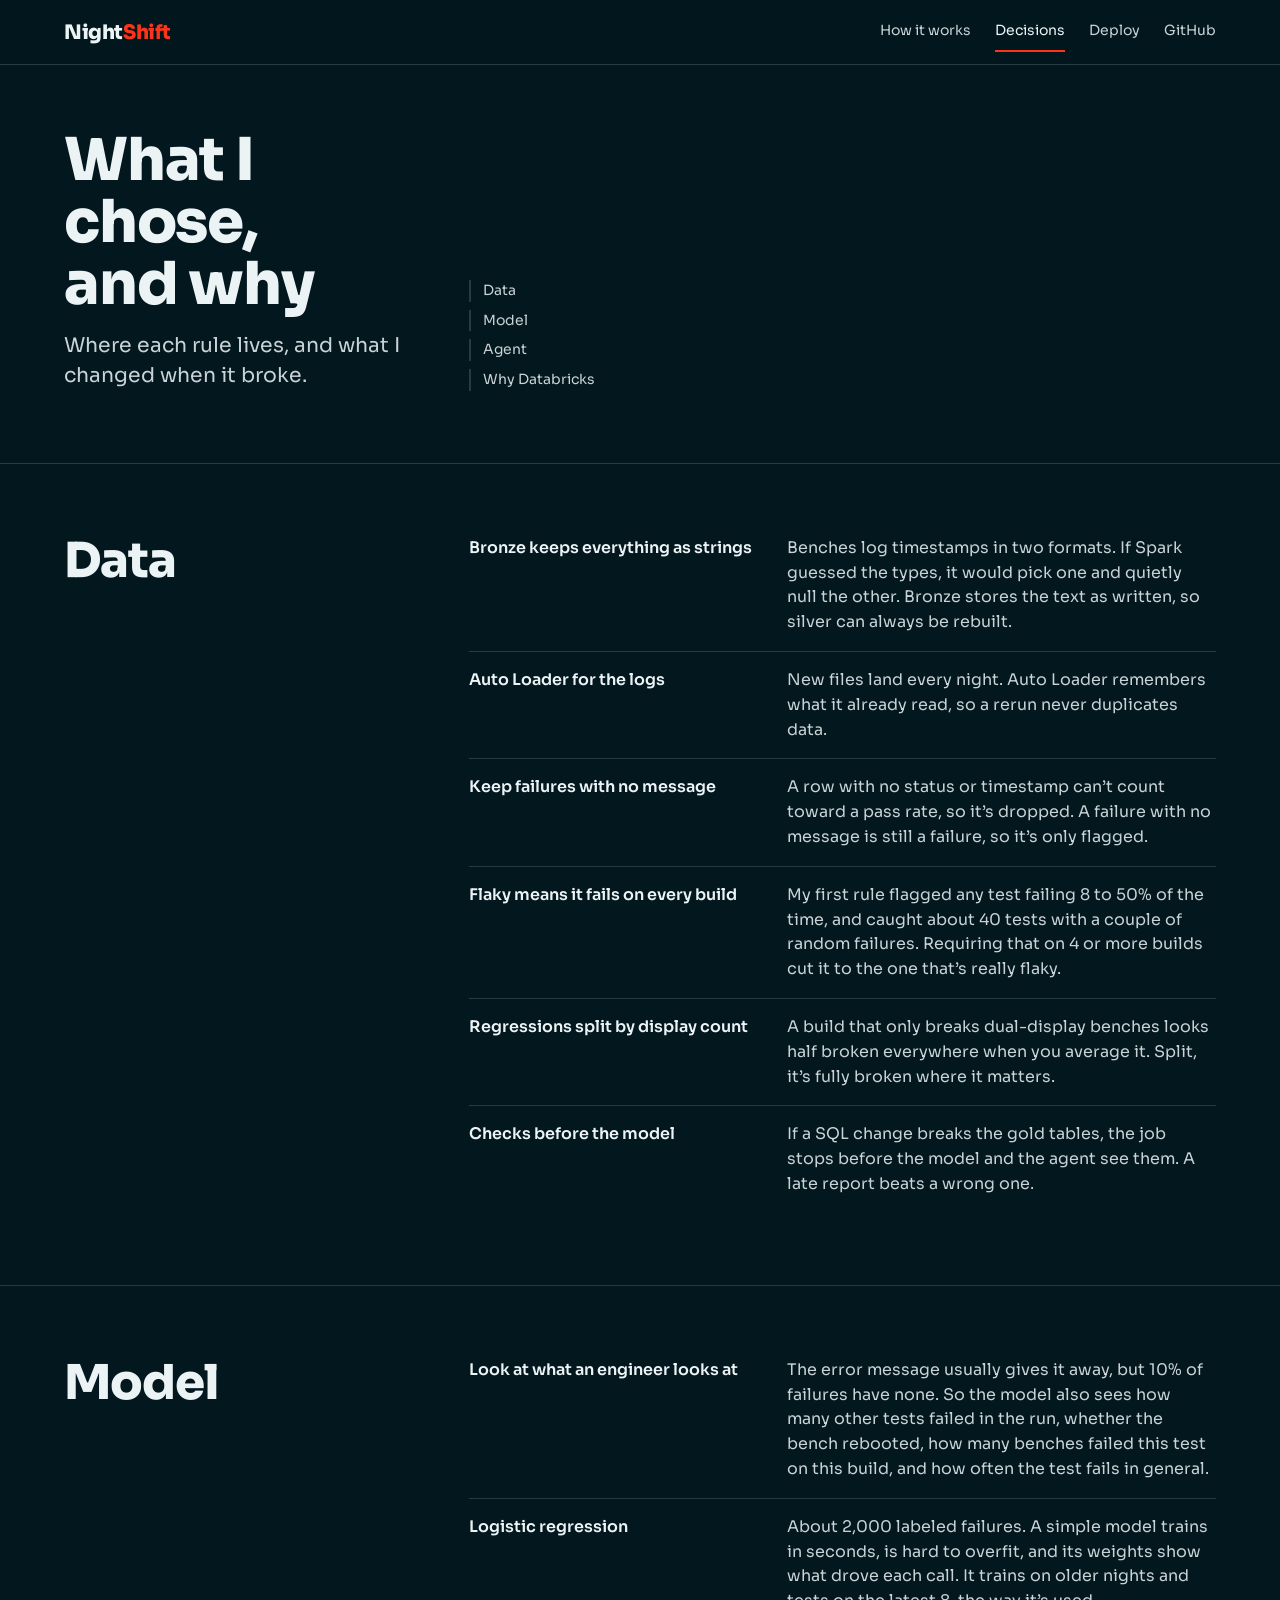
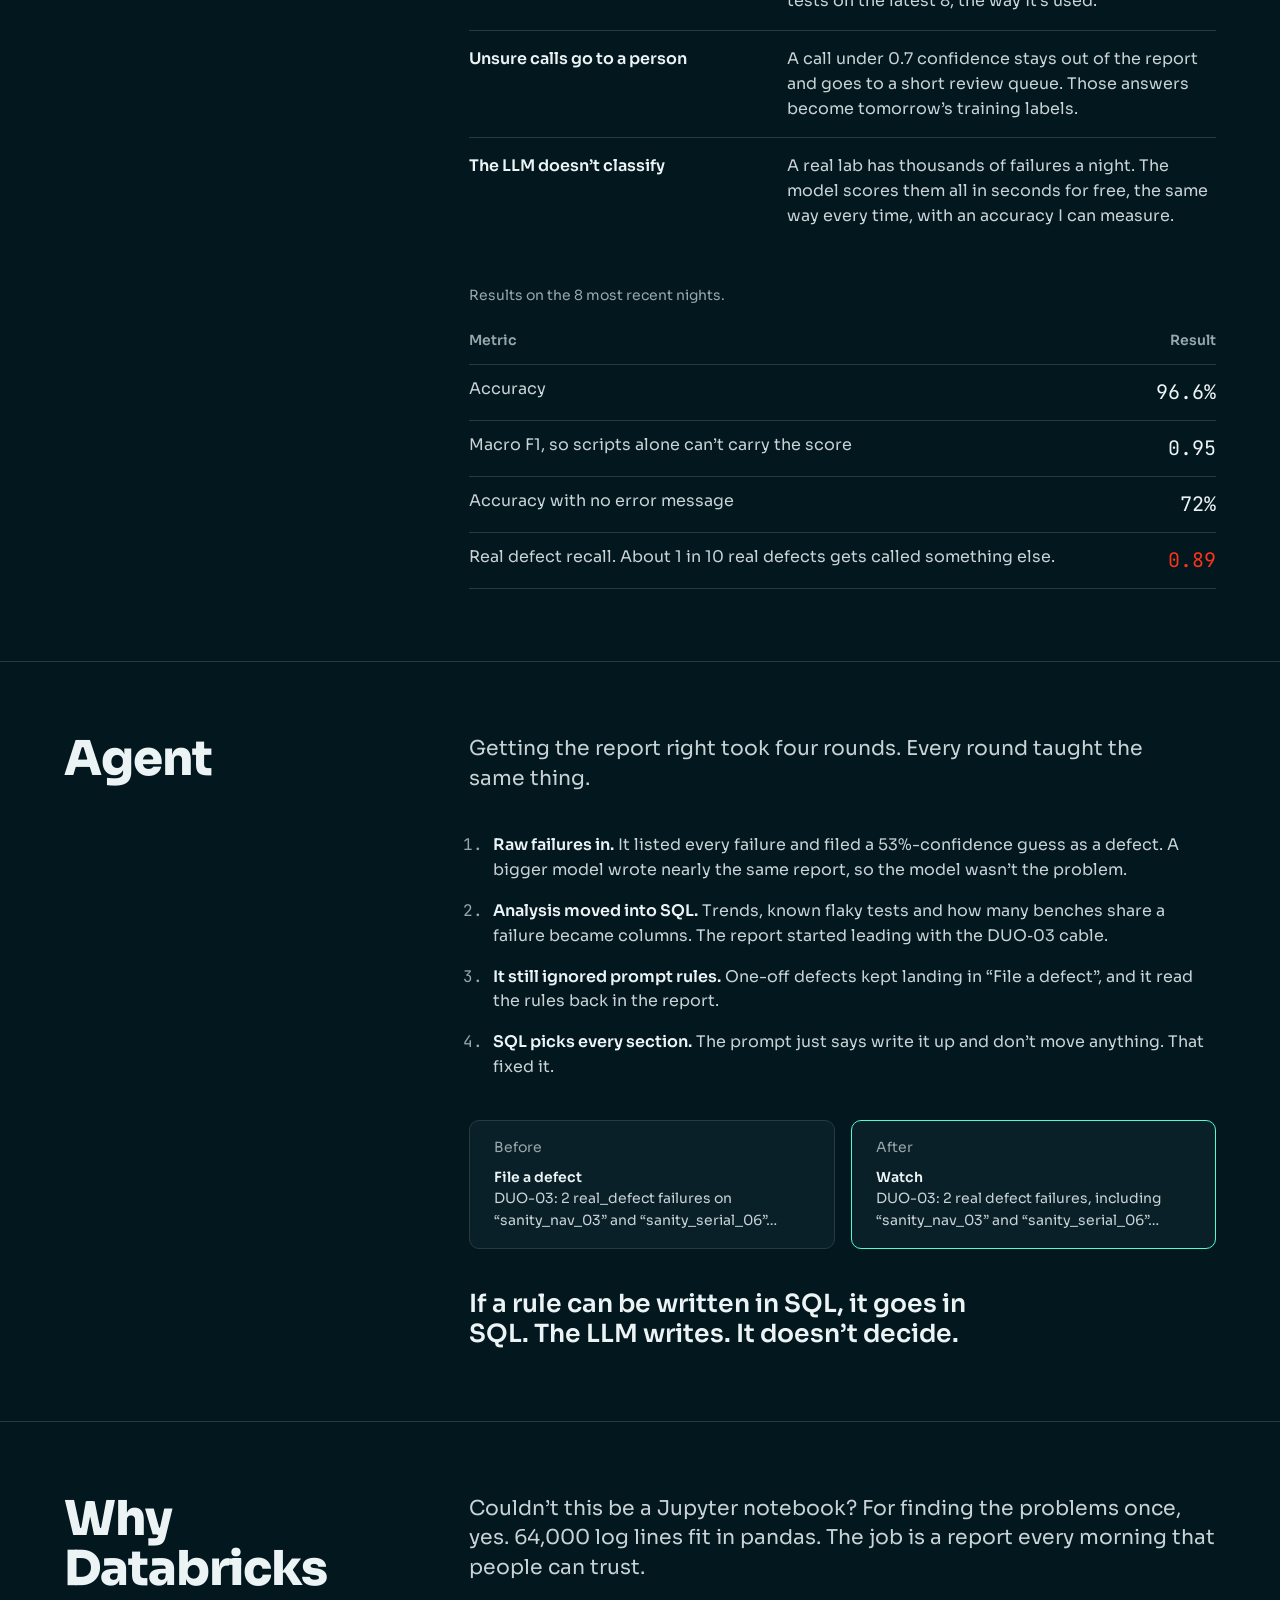
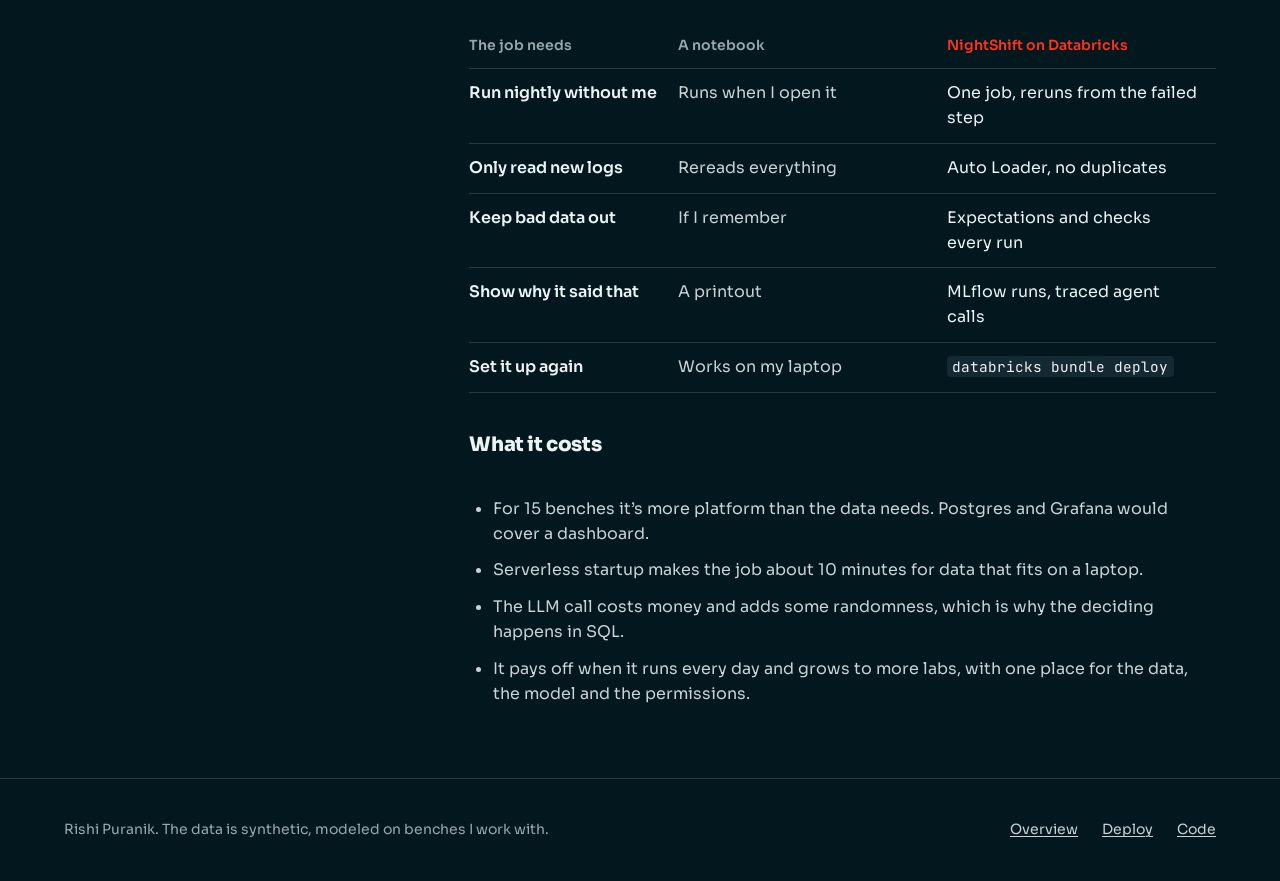
<file: docs/decisions.html>
<!doctype html>
<html lang="en">
<head>
<meta charset="utf-8">
<meta name="viewport" content="width=device-width,initial-scale=1">
<title>NightShift decisions: what I chose and why</title>
<meta name="description" content="The calls behind NightShift: where each piece of logic lives, what I tried first, the model's results and why it runs on Databricks.">
<meta name="theme-color" content="#0B2026">
<link rel="icon" href="data:image/svg+xml,%3Csvg xmlns='http://www.w3.org/2000/svg' viewBox='0 0 32 32'%3E%3Crect width='32' height='32' rx='7' fill='%230B2026'/%3E%3Crect x='7' y='17' width='6' height='6' fill='%23FF3621'/%3E%3Crect x='15' y='17' width='6' height='6' fill='%233CF5C8'/%3E%3Crect x='15' y='9' width='6' height='6' fill='%233CF5C8'/%3E%3C/svg%3E">
<link rel="preconnect" href="https://fonts.googleapis.com">
<link rel="preconnect" href="https://fonts.gstatic.com" crossorigin>
<link href="https://fonts.googleapis.com/css2?family=Sora:wght@400;600;800&family=JetBrains+Mono:wght@400;500&display=swap" rel="stylesheet">
<link rel="stylesheet" href="style.css">
</head>
<body class="doc-page">

<header class="nav">
  <div class="container nav-inner">
    <a class="mark" href="index.html" aria-label="NightShift home">Night<span>Shift</span></a>
    <nav aria-label="Site">
      <a href="index.html#how">How it works</a>
      <a href="decisions.html" aria-current="page">Decisions</a>
      <a href="deploy.html">Deploy</a>
      <a href="https://github.com/rpuranikx/NightShift">GitHub</a>
    </nav>
  </div>
</header>

<main>

<section class="doc-hero">
  <div class="container doc-grid">
    <div>
      <h1>What I chose, and why</h1>
      <p class="lead">Where each rule lives, and what I changed when it broke.</p>
    </div>
    <nav class="toc" aria-label="On this page">
      <a href="#data">Data</a>
      <a href="#model">Model</a>
      <a href="#agent">Agent</a>
      <a href="#databricks">Why Databricks</a>
    </nav>
  </div>
</section>

<section class="doc-section" id="data">
  <div class="container doc-grid">
    <h2>Data</h2>
    <dl class="calls">
      <div><dt>Bronze keeps everything as strings</dt>
        <dd>Benches log timestamps in two formats. If Spark guessed the types, it would pick one and quietly null the other. Bronze stores the text as written, so silver can always be rebuilt.</dd></div>
      <div><dt>Auto Loader for the logs</dt>
        <dd>New files land every night. Auto Loader remembers what it already read, so a rerun never duplicates data.</dd></div>
      <div><dt>Keep failures with no message</dt>
        <dd>A row with no status or timestamp can’t count toward a pass rate, so it’s dropped. A failure with no message is still a failure, so it’s only flagged.</dd></div>
      <div><dt>Flaky means it fails on every build</dt>
        <dd>My first rule flagged any test failing 8 to 50% of the time, and caught about 40 tests with a couple of random failures. Requiring that on 4 or more builds cut it to the one that’s really flaky.</dd></div>
      <div><dt>Regressions split by display count</dt>
        <dd>A build that only breaks dual-display benches looks half broken everywhere when you average it. Split, it’s fully broken where it matters.</dd></div>
      <div><dt>Checks before the model</dt>
        <dd>If a SQL change breaks the gold tables, the job stops before the model and the agent see them. A late report beats a wrong one.</dd></div>
    </dl>
  </div>
</section>

<section class="doc-section" id="model">
  <div class="container doc-grid">
    <h2>Model</h2>
    <div>
      <dl class="calls">
        <div><dt>Look at what an engineer looks at</dt>
          <dd>The error message usually gives it away, but 10% of failures have none. So the model also sees how many other tests failed in the run, whether the bench rebooted, how many benches failed this test on this build, and how often the test fails in general.</dd></div>
        <div><dt>Logistic regression</dt>
          <dd>About 2,000 labeled failures. A simple model trains in seconds, is hard to overfit, and its weights show what drove each call. It trains on older nights and tests on the latest 8, the way it’s used.</dd></div>
        <div><dt>Unsure calls go to a person</dt>
          <dd>A call under 0.7 confidence stays out of the report and goes to a short review queue. Those answers become tomorrow’s training labels.</dd></div>
        <div><dt>The LLM doesn’t classify</dt>
          <dd>A real lab has thousands of failures a night. The model scores them all in seconds for free, the same way every time, with an accuracy I can measure.</dd></div>
      </dl>
      <table class="metrics">
        <caption>Results on the 8 most recent nights.</caption>
        <thead><tr><th scope="col">Metric</th><th scope="col" class="num">Result</th></tr></thead>
        <tbody>
          <tr><td>Accuracy</td><td class="num">96.6%</td></tr>
          <tr><td>Macro F1, so scripts alone can’t carry the score</td><td class="num">0.95</td></tr>
          <tr><td>Accuracy with no error message</td><td class="num">72%</td></tr>
          <tr class="hot"><td>Real defect recall. About 1 in 10 real defects gets called something else.</td><td class="num">0.89</td></tr>
        </tbody>
      </table>
    </div>
  </div>
</section>

<section class="doc-section" id="agent">
  <div class="container doc-grid">
    <h2>Agent</h2>
    <div>
      <p class="lead">Getting the report right took four rounds. Every round taught the same thing.</p>
      <ol class="rounds">
        <li><strong>Raw failures in.</strong> It listed every failure and filed a 53%-confidence guess as a defect. A bigger model wrote nearly the same report, so the model wasn’t the problem.</li>
        <li><strong>Analysis moved into SQL.</strong> Trends, known flaky tests and how many benches share a failure became columns. The report started leading with the DUO&#8209;03 cable.</li>
        <li><strong>It still ignored prompt rules.</strong> One-off defects kept landing in “File a defect”, and it read the rules back in the report.</li>
        <li><strong>SQL picks every section.</strong> The prompt just says write it up and don’t move anything. That fixed it.</li>
      </ol>
      <div class="ba">
        <figure><figcaption>Before</figcaption><p><b>File a defect</b><br>DUO-03: 2 real_defect failures on “sanity_nav_03” and “sanity_serial_06”…</p></figure>
        <figure class="after"><figcaption>After</figcaption><p><b>Watch</b><br>DUO-03: 2 real defect failures, including “sanity_nav_03” and “sanity_serial_06”…</p></figure>
      </div>
      <p class="say">If a rule can be written in SQL, it goes in SQL. The LLM writes. It doesn’t decide.</p>
    </div>
  </div>
</section>

<section class="doc-section" id="databricks">
  <div class="container doc-grid">
    <h2>Why Databricks</h2>
    <div>
      <p class="lead">Couldn’t this be a Jupyter notebook? For finding the problems once, yes. 64,000 log lines fit in pandas. The job is a report every morning that people can trust.</p>
      <table class="vs">
        <thead><tr><th scope="col">The job needs</th><th scope="col">A notebook</th><th scope="col">NightShift on Databricks</th></tr></thead>
        <tbody>
          <tr><th scope="row">Run nightly without me</th><td>Runs when I open it</td><td>One job, reruns from the failed step</td></tr>
          <tr><th scope="row">Only read new logs</th><td>Rereads everything</td><td>Auto Loader, no duplicates</td></tr>
          <tr><th scope="row">Keep bad data out</th><td>If I remember</td><td>Expectations and checks every run</td></tr>
          <tr><th scope="row">Show why it said that</th><td>A printout</td><td>MLflow runs, traced agent calls</td></tr>
          <tr><th scope="row">Set it up again</th><td>Works on my laptop</td><td><code>databricks bundle deploy</code></td></tr>
        </tbody>
      </table>
      <h3>What it costs</h3>
      <ul class="costs">
        <li>For 15 benches it’s more platform than the data needs. Postgres and Grafana would cover a dashboard.</li>
        <li>Serverless startup makes the job about 10 minutes for data that fits on a laptop.</li>
        <li>The LLM call costs money and adds some randomness, which is why the deciding happens in SQL.</li>
        <li>It pays off when it runs every day and grows to more labs, with one place for the data, the model and the permissions.</li>
      </ul>
    </div>
  </div>
</section>

</main>

<footer class="foot">
  <div class="container">
    <div class="foot-row">
      <span>Rishi Puranik. The data is synthetic, modeled on benches I work with.</span>
      <nav aria-label="Footer">
        <a href="index.html">Overview</a>
        <a href="deploy.html">Deploy</a>
        <a href="https://github.com/rpuranikx/NightShift">Code</a>
      </nav>
    </div>
  </div>
</footer>

</body>
</html>
</file>
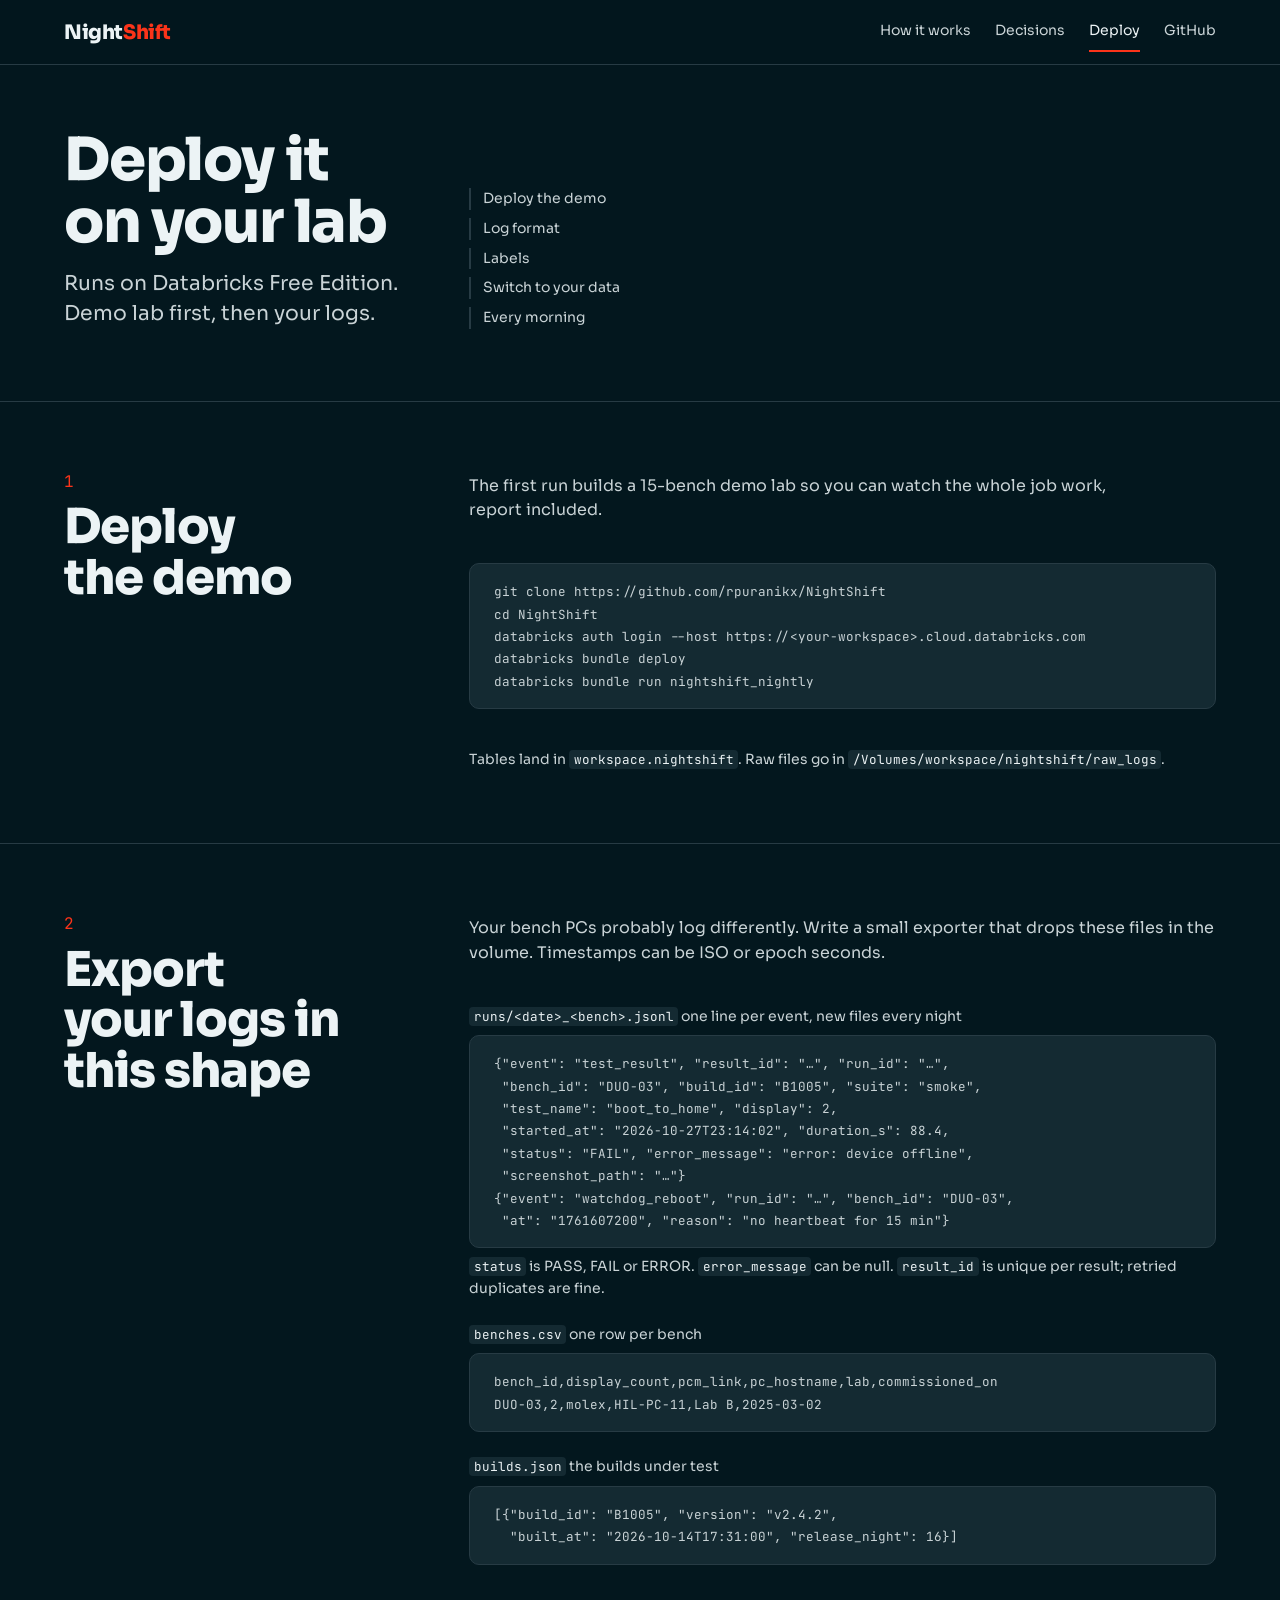
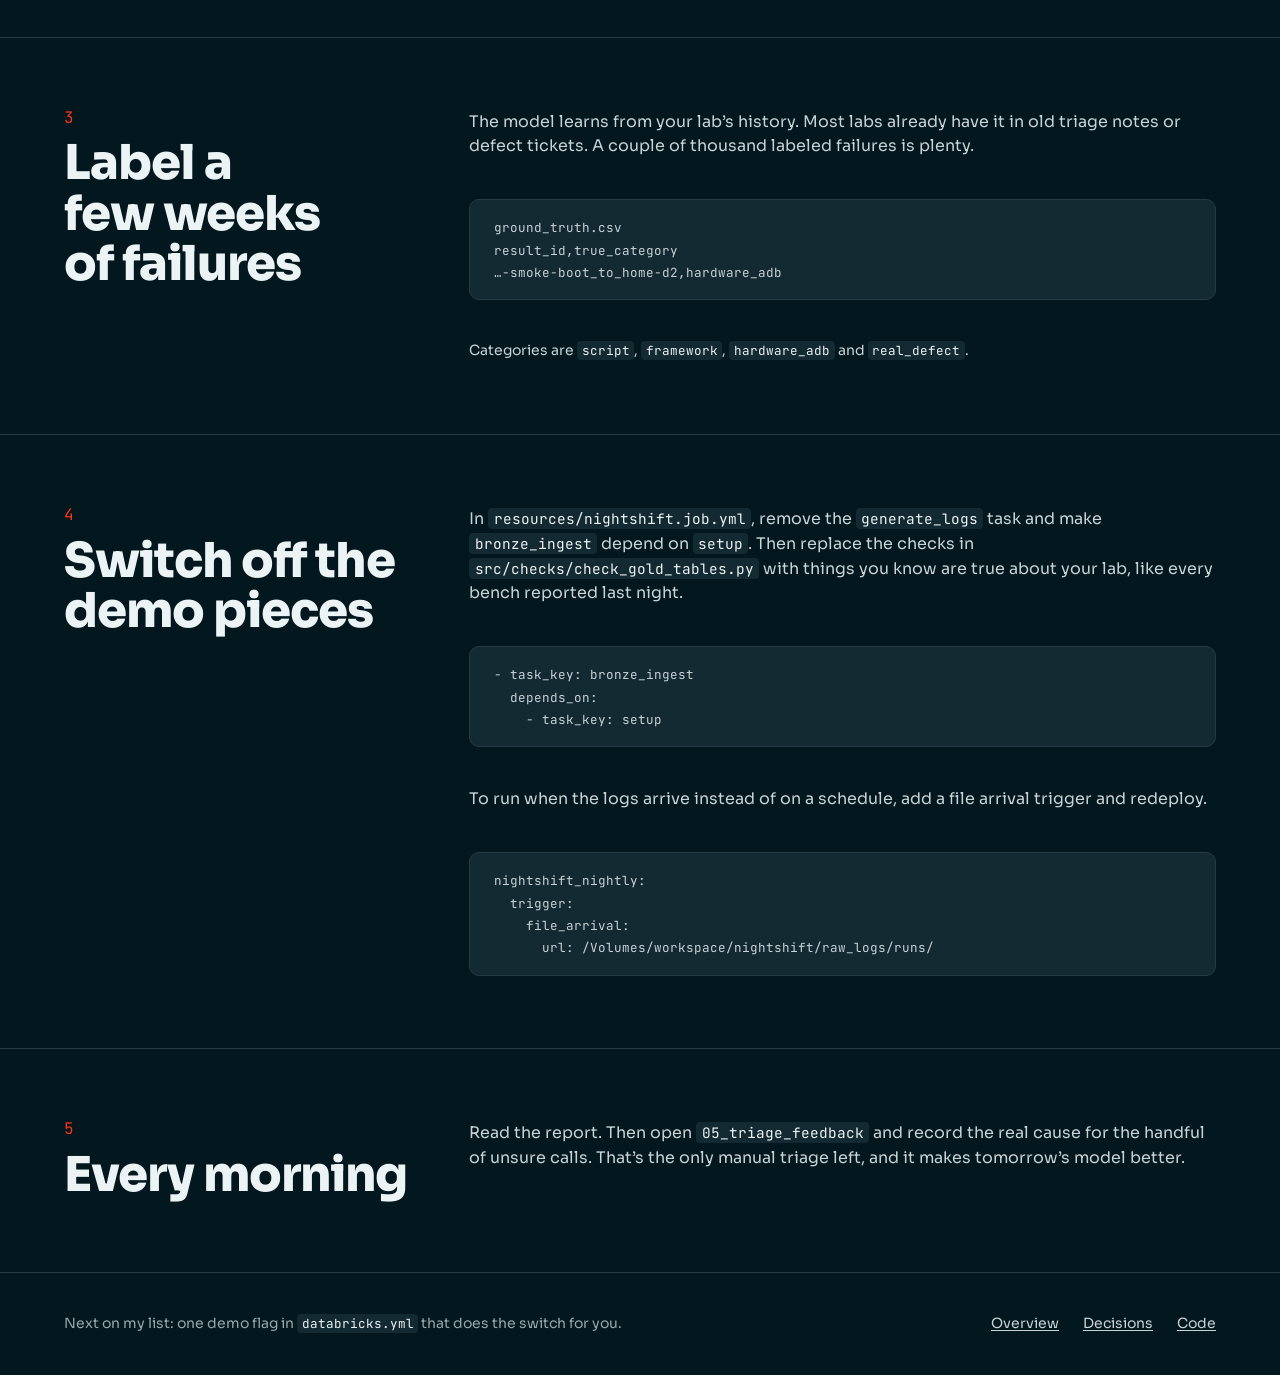
<file: docs/deploy.html>
<!doctype html>
<html lang="en">
<head>
<meta charset="utf-8">
<meta name="viewport" content="width=device-width,initial-scale=1">
<title>Deploy NightShift on your lab’s data</title>
<meta name="description" content="Deploy NightShift on Databricks Free Edition, run the demo lab, then point it at your own bench logs.">
<meta name="theme-color" content="#0B2026">
<link rel="icon" href="data:image/svg+xml,%3Csvg xmlns='http://www.w3.org/2000/svg' viewBox='0 0 32 32'%3E%3Crect width='32' height='32' rx='7' fill='%230B2026'/%3E%3Crect x='7' y='17' width='6' height='6' fill='%23FF3621'/%3E%3Crect x='15' y='17' width='6' height='6' fill='%233CF5C8'/%3E%3Crect x='15' y='9' width='6' height='6' fill='%233CF5C8'/%3E%3C/svg%3E">
<link rel="preconnect" href="https://fonts.googleapis.com">
<link rel="preconnect" href="https://fonts.gstatic.com" crossorigin>
<link href="https://fonts.googleapis.com/css2?family=Sora:wght@400;600;800&family=JetBrains+Mono:wght@400;500&display=swap" rel="stylesheet">
<link rel="stylesheet" href="style.css">
</head>
<body class="doc-page">

<header class="nav">
  <div class="container nav-inner">
    <a class="mark" href="index.html" aria-label="NightShift home">Night<span>Shift</span></a>
    <nav aria-label="Site">
      <a href="index.html#how">How it works</a>
      <a href="decisions.html">Decisions</a>
      <a href="deploy.html" aria-current="page">Deploy</a>
      <a href="https://github.com/rpuranikx/NightShift">GitHub</a>
    </nav>
  </div>
</header>

<main>

<section class="doc-hero">
  <div class="container doc-grid">
    <div>
      <h1>Deploy it on your lab</h1>
      <p class="lead">Runs on Databricks Free Edition. Demo lab first, then your logs.</p>
    </div>
    <nav class="toc" aria-label="On this page">
      <a href="#demo">Deploy the demo</a>
      <a href="#format">Log format</a>
      <a href="#labels">Labels</a>
      <a href="#switch">Switch to your data</a>
      <a href="#daily">Every morning</a>
    </nav>
  </div>
</section>

<section class="doc-section step" id="demo">
  <div class="container doc-grid">
    <h2><span class="n">1</span>Deploy the demo</h2>
    <div>
        <p>The first run builds a 15-bench demo lab so you can watch the whole job work, report included.</p>
<pre><code>git clone https://github.com/rpuranikx/NightShift
cd NightShift
databricks auth login --host https://&lt;your-workspace&gt;.cloud.databricks.com
databricks bundle deploy
databricks bundle run nightshift_nightly</code></pre>
        <p class="small">Tables land in <code>workspace.nightshift</code>. Raw files go in <code>/Volumes/workspace/nightshift/raw_logs</code>.</p>
    </div>
  </div>
</section>

<section class="doc-section step" id="format">
  <div class="container doc-grid">
    <h2><span class="n">2</span>Export your logs in this shape</h2>
    <div>
        <p>Your bench PCs probably log differently. Write a small exporter that drops these files in the volume. Timestamps can be ISO or epoch seconds.</p>
        <div class="files">
          <div class="file wide">
            <p class="fname"><code>runs/&lt;date&gt;_&lt;bench&gt;.jsonl</code> one line per event, new files every night</p>
<pre><code>{"event": "test_result", "result_id": "…", "run_id": "…",
 "bench_id": "DUO-03", "build_id": "B1005", "suite": "smoke",
 "test_name": "boot_to_home", "display": 2,
 "started_at": "2026-10-27T23:14:02", "duration_s": 88.4,
 "status": "FAIL", "error_message": "error: device offline",
 "screenshot_path": "…"}
{"event": "watchdog_reboot", "run_id": "…", "bench_id": "DUO-03",
 "at": "1761607200", "reason": "no heartbeat for 15 min"}</code></pre>
            <p class="small"><code>status</code> is PASS, FAIL or ERROR. <code>error_message</code> can be null. <code>result_id</code> is unique per result; retried duplicates are fine.</p>
          </div>
          <div class="file">
            <p class="fname"><code>benches.csv</code> one row per bench</p>
<pre><code>bench_id,display_count,pcm_link,pc_hostname,lab,commissioned_on
DUO-03,2,molex,HIL-PC-11,Lab B,2025-03-02</code></pre>
          </div>
          <div class="file">
            <p class="fname"><code>builds.json</code> the builds under test</p>
<pre><code>[{"build_id": "B1005", "version": "v2.4.2",
  "built_at": "2026-10-14T17:31:00", "release_night": 16}]</code></pre>
          </div>
        </div>
    </div>
  </div>
</section>

<section class="doc-section step" id="labels">
  <div class="container doc-grid">
    <h2><span class="n">3</span>Label a few weeks of failures</h2>
    <div>
        <p>The model learns from your lab’s history. Most labs already have it in old triage notes or defect tickets. A couple of thousand labeled failures is plenty.</p>
<pre><code>ground_truth.csv
result_id,true_category
…-smoke-boot_to_home-d2,hardware_adb</code></pre>
        <p class="small">Categories are <code>script</code>, <code>framework</code>, <code>hardware_adb</code> and <code>real_defect</code>.</p>
    </div>
  </div>
</section>

<section class="doc-section step" id="switch">
  <div class="container doc-grid">
    <h2><span class="n">4</span>Switch off the demo pieces</h2>
    <div>
        <p>In <code>resources/nightshift.job.yml</code>, remove the <code>generate_logs</code> task and make <code>bronze_ingest</code> depend on <code>setup</code>. Then replace the checks in <code>src/checks/check_gold_tables.py</code> with things you know are true about your lab, like every bench reported last night.</p>
<pre><code>- task_key: bronze_ingest
  depends_on:
    - task_key: setup</code></pre>
        <p>To run when the logs arrive instead of on a schedule, add a file arrival trigger and redeploy.</p>
<pre><code>nightshift_nightly:
  trigger:
    file_arrival:
      url: /Volumes/workspace/nightshift/raw_logs/runs/</code></pre>
    </div>
  </div>
</section>

<section class="doc-section step" id="daily">
  <div class="container doc-grid">
    <h2><span class="n">5</span>Every morning</h2>
    <div>
        <p>Read the report. Then open <code>05_triage_feedback</code> and record the real cause for the handful of unsure calls. That’s the only manual triage left, and it makes tomorrow’s model better.</p>
    </div>
  </div>
</section>

</main>

<footer class="foot">
  <div class="container">
    <div class="foot-row">
      <span>Next on my list: one demo flag in <code>databricks.yml</code> that does the switch for you.</span>
      <nav aria-label="Footer">
        <a href="index.html">Overview</a>
        <a href="decisions.html">Decisions</a>
        <a href="https://github.com/rpuranikx/NightShift">Code</a>
      </nav>
    </div>
  </div>
</footer>

</body>
</html>
</file>
<file: docs/style.css>
/* Hallmark · shape: Map / Diagram (draw c457d9) · genre: modern-minimal · theme: brand · redesign: full
 * paper: oklch(19% 0.03 225) · accent: oklch(64% 0.235 31) · display: Sora · body: Sora · hero: Stage · nav: edge-aligned (swapped from search-led, the site has nothing to search) · footer: statement · signature: the film of the two mornings, then the pipeline map drawn from the real job
 * axes: dark/geometric-sans/hot-orange · posture: Stage · contrast: pass · fold: pass · v2.0.0 */
/* Hallmark · pre-emit critique: P4 H4 E4 S5 R4 V4 · weakest: P and H, the old page argued nothing up top; the hero now says one blunt thing and the before and after table proves it with the demo lab's own numbers */
/* Hallmark · dropped #why · the statement repeated the decisions page, cut by request so each fact appears once */
/* Hallmark · dropped #decisions, #use · the nav now points at the decisions and deploy pages; both sections keep their ids */
/* Hallmark · waive 26b · no form controls and no aria-disabled on any page · nothing on the site can be disabled */
/* Hallmark · waive 28b · the video is the hidden recording slot in #report, below the fold · it only shows once agent-demo.mp4 exists, so it is never the LCP */
/* Hallmark · waive 44c · decisions.html and deploy.html only, short document heads with a contents list · they are reference pages reached from the home hero, which fills its screen */
/* Hallmark · waive 77 · doc pages only, the body column is eight of twelve with the head beside it · a reading measure for prose and code, not a landing section */
/* Hallmark · dismissed 58 · the two doc pages are reference reading by request; on the home page about 120 words are the sample report, shown as an exhibit */
/* Hallmark · waive 79 · index.html only, the hero is centred in a full-height first screen with the film on eight of twelve columns · a bigger film would push the headline and actions past the 1280x800 fold */
/* Hallmark · waive 38iii · .story-steps h3 .o is display: block, a whole second line in the accent, never a word inside a line · Rishi picked this two-line head in the scroll story prototype */
/* Hallmark · note: the draw left out Band; .band here is only a paper change behind the map and the close, not a full-bleed colour band */
@import url("./tokens.css");
@import url("./base.css");

:root { --display-weight: 800; --radius-card: 10px; --nav-h: 64px; }

code, pre, .term { font-family: var(--font-outlier); }
b, strong { font-weight: 600; }
code { font-size: 0.9em; color: var(--color-ink); background: var(--color-paper-3); padding: 0.08em 0.36em; border-radius: 4px; overflow-wrap: anywhere; }
pre { margin: 0; background: var(--color-paper-3); border: var(--rule-hair) solid var(--color-rule); border-radius: var(--radius-card); padding: var(--space-md) var(--space-lg); overflow-x: auto; font-size: var(--text-sm); line-height: 1.6; color: var(--color-ink-2); }
pre code { background: none; padding: 0; color: inherit; overflow-wrap: normal; }
a:hover { color: var(--color-ink); text-decoration-color: var(--color-accent); }

/* Nav: edge-aligned, the wordmark left and the links right */
.nav { position: sticky; top: 0; z-index: var(--z-sticky-nav); background: color-mix(in oklab, var(--color-paper) 92%, transparent); border-bottom: var(--rule-hair) solid transparent; transition: border-color var(--dur-short) var(--ease-out); }
.nav.solid, .doc-page .nav { border-bottom-color: var(--color-rule); }
.nav-inner { display: flex; align-items: center; justify-content: space-between; gap: var(--space-lg); height: var(--nav-h); }
.nav nav { display: flex; gap: var(--space-lg); }
.nav nav a { white-space: nowrap; font-size: var(--text-sm); color: var(--color-ink-2); text-decoration: none; padding: var(--space-xs) 0; border-bottom: 2px solid transparent; transition: color var(--dur-micro) var(--ease-out), border-color var(--dur-micro) var(--ease-out); }
.nav nav a:hover { color: var(--color-ink); }
.nav nav a[aria-current="page"] { color: var(--color-ink); border-bottom-color: var(--color-accent); }
.mark { font-family: var(--font-display); font-weight: 800; font-size: var(--text-lg); letter-spacing: -0.02em; color: var(--color-ink); text-decoration: none; }
.mark span { color: var(--color-accent); }
.mark.small { font-size: var(--text-md); }

/* Buttons: one primary style */
.actions { display: flex; flex-wrap: wrap; gap: var(--space-sm); }
.btn { display: inline-flex; align-items: center; min-height: 48px; padding: 0 var(--space-lg); border-radius: var(--radius-pill); border: var(--rule-hair) solid var(--color-rule); color: var(--color-ink); font-weight: 600; font-size: var(--text-md); text-decoration: none; transition: background-color var(--dur-micro) var(--ease-out), border-color var(--dur-micro) var(--ease-out), transform var(--dur-micro) var(--ease-out); }
.btn:hover { border-color: var(--color-muted); background: var(--color-paper-2); color: var(--color-ink); }
.btn:active { transform: translateY(1px); }
.btn.primary { background: var(--color-accent); border-color: var(--color-accent); color: var(--color-accent-ink); }
.btn.primary:hover { background: color-mix(in oklab, var(--color-accent) 88%, var(--color-ink)); color: var(--color-accent-ink); }
.btn:focus-visible, .film-toggle:focus-visible, a:focus-visible { outline: 2px solid var(--color-focus); outline-offset: 3px; transition: none; }
.more { color: var(--color-ink); font-weight: 600; text-decoration-color: var(--color-accent); text-decoration-thickness: 2px; }

/* Hero: Stage, the head on five columns and the film on seven */
.hero { display: grid; align-items: center; min-height: calc(100svh - var(--nav-h)); padding-block: var(--space-xl); }
.hero-grid { display: grid; grid-template-columns: repeat(12, minmax(0, 1fr)); gap: var(--gap-columns); align-items: center; }
.hero-text { grid-column: 1 / span 4; display: grid; gap: var(--space-lg); }
.hero h1 { font-size: var(--text-display-s); max-width: 12ch; }
.hero .lead { color: var(--color-ink-2); max-width: 30ch; }
.film { grid-column: 5 / -1; margin: 0; position: relative; border-radius: var(--radius-card); overflow: hidden; border: var(--rule-hair) solid var(--color-rule); background: var(--color-paper-2); aspect-ratio: 16 / 9; }
.film video { width: 100%; height: 100%; object-fit: cover; }
.film-toggle { position: absolute; right: var(--space-sm); bottom: var(--space-sm); min-height: 44px; padding: 0 var(--space-md); border-radius: var(--radius-pill); border: var(--rule-hair) solid var(--color-rule); background: color-mix(in oklab, var(--color-paper) 80%, transparent); color: var(--color-ink); font-size: var(--text-sm); cursor: pointer; transition: background-color var(--dur-micro) var(--ease-out); }
.film-toggle:hover { background: var(--color-paper); }

/* Sections */
.section { padding-block: calc(var(--section-gap-s) * 0.6); }
.band { background: var(--color-paper-2); color: var(--color-ink); }
.head { display: grid; gap: var(--space-md); margin-bottom: var(--space-xl); }
.head .lead { color: var(--color-ink-2); }

/* Before and after */
.compare { width: 100%; border-collapse: collapse; font-size: var(--text-lg); }
.compare caption { caption-side: bottom; text-align: left; padding-top: var(--space-md); font-size: var(--text-sm); color: var(--color-muted); }
.compare th, .compare td { text-align: left; padding: var(--space-md) var(--space-lg) var(--space-md) 0; border-bottom: var(--rule-hair) solid var(--color-rule); vertical-align: top; }
.compare thead th { font-size: var(--text-sm); font-weight: 600; color: var(--color-muted); padding-bottom: var(--space-sm); }
.compare thead th:last-child { color: var(--color-accent); }
.compare tbody th { font-weight: 400; font-size: var(--text-md); color: var(--color-muted); width: 22%; }
.compare td { color: var(--color-ink-2); width: 39%; }
.compare td.yes { color: var(--color-ink); font-weight: 600; }

/* How it works: the scroll story. Plain by default; .is-live turns it on once the scene is running */
.story { background: var(--color-paper); padding-block: calc(var(--section-gap-s) * 0.6); }
.story-canvas, .story-bar { display: none; }
.story-panel { display: grid; gap: var(--space-xl); }
.story-steps { list-style: none; margin: 0; padding: 0; display: grid; grid-template-columns: repeat(4, minmax(0, 1fr)); gap: var(--gap-columns); }
.story-steps li { display: grid; gap: var(--space-xs); align-content: start; }
.story-steps .t { font-family: var(--font-outlier); font-size: var(--text-sm); color: var(--color-signal); }
.story-steps h3 { font-size: var(--text-title); }
.story-steps h3 .o { color: inherit; }
.story-steps p:not(.t) { color: var(--color-ink-2); }
.story-fallback { margin-top: var(--space-xl); }
.story.is-live { padding: 0; }
.story.is-live .story-track { height: 400vh; }
.story.is-live .story-stick { position: sticky; top: var(--nav-h); height: calc(100vh - var(--nav-h)); height: calc(100svh - var(--nav-h)); overflow: hidden; }
.story.is-live .story-canvas { display: block; position: absolute; inset: 0; width: 100%; height: 100%; }
.story.is-live .story-fallback { display: none; }
.story.is-live .story-panel { position: relative; height: 100%; align-content: center; pointer-events: none; }
.story.is-live .story-panel h2 { position: absolute; left: var(--gutter); top: var(--space-xl); font-size: var(--text-lg); font-weight: 600; letter-spacing: 0; color: var(--color-muted); }
.story.is-live .story-steps { display: block; position: relative; width: min(26rem, 40%); min-height: 18rem; }
.story.is-live .story-steps li { position: absolute; inset: 0 auto auto 0; opacity: 0; transform: translateY(16px); transition: opacity var(--dur-long) var(--ease-out), transform var(--dur-long) var(--ease-out); }
.story.is-live .story-steps li.on { opacity: 1; transform: none; }
.story.is-live .story-steps h3 { font-size: var(--text-section); font-weight: 800; letter-spacing: var(--tracking-display); line-height: 1.02; }
.story.is-live .story-steps h3 .o { display: block; color: var(--color-accent); }
.story.is-live .story-steps p:not(.t) { font-size: var(--text-lg); color: var(--color-ink-2); }
.story.is-live .story-bar { display: flex; gap: var(--space-xs); position: absolute; left: var(--gutter); bottom: var(--space-xl); }
.story.is-live .story-stick::after { content: ""; position: absolute; inset: 0; pointer-events: none; background: linear-gradient(to right, var(--color-paper) 0%, color-mix(in oklab, var(--color-paper) 85%, transparent) 28%, transparent 52%); }
.story.is-live .story-panel { z-index: 1; }
.story-bar i { display: block; width: 40px; height: 3px; background: var(--color-rule); transition: background-color var(--dur-short) var(--ease-out); }
.story-bar i.on { background: var(--color-accent); }

/* The map */
.map { margin: 0; overflow-x: auto; }
.map svg { width: 100%; min-width: 760px; height: auto; }
.map text { font-family: var(--font-body); font-size: 15px; font-weight: 600; fill: var(--color-ink); text-anchor: middle; }
.map text.sub { font-size: 12px; font-weight: 400; fill: var(--color-muted); }
.map text.note { font-size: 12px; font-weight: 400; fill: var(--color-signal); }
.map .node rect { fill: var(--color-paper); stroke: var(--color-rule); stroke-width: 1.5; }
.map .node.check rect { stroke: var(--color-accent); }
.map .node.out rect { fill: var(--color-accent); stroke: var(--color-accent); }
.map .node.out text { fill: var(--color-accent-ink); }
.map .node.review rect { stroke: var(--color-signal); }
.map .edges path { fill: none; stroke: var(--color-muted); stroke-width: 1.5; }
.map .edges path.loop { stroke: var(--color-signal); stroke-dasharray: 5 5; }
.map .arrowhead { fill: var(--color-muted); }
.map .arrowhead-m { fill: var(--color-signal); }

/* The report */
.report-grid { display: grid; gap: var(--gap-columns); }
.report-grid:has(.recording:not([hidden])) { grid-template-columns: minmax(0, 5fr) minmax(0, 7fr); align-items: start; }
.recording { margin: 0; display: grid; gap: var(--space-xs); }
.recording video { border-radius: var(--radius-card); border: var(--rule-hair) solid var(--color-rule); }
.recording figcaption { font-size: var(--text-sm); color: var(--color-muted); }
.report { background: var(--color-paper-2); border: var(--rule-hair) solid var(--color-rule); border-radius: var(--radius-card); }
.report > header { display: flex; justify-content: space-between; gap: var(--space-md); flex-wrap: wrap; padding: var(--space-md) var(--space-lg); border-bottom: var(--rule-hair) solid var(--color-rule); font-size: var(--text-sm); color: var(--color-muted); }
.report-cols { display: grid; grid-template-columns: repeat(2, minmax(0, 1fr)); gap: var(--space-xl); padding: var(--space-lg); }
.report-cols > div { display: grid; gap: var(--space-sm); align-content: start; }
.report h3 { font-size: var(--text-md); font-weight: 600; letter-spacing: 0; margin-top: var(--space-sm); display: flex; align-items: center; gap: var(--space-xs); }
.report h3::before { content: ""; width: 8px; height: 8px; flex: none; background: var(--color-rule); }
.report h3:first-child { margin-top: 0; }
.report h3.o::before { background: var(--color-accent); }
.report h3.m::before { background: var(--color-signal); }
.report p, .report li { font-size: var(--text-sm); color: var(--color-ink-2); }
.report ul { margin: 0; padding-left: var(--space-lg); display: grid; gap: var(--space-2xs); }
.report b { color: var(--color-ink); font-weight: 600; }

/* Decisions, as rows */
.rows-wrap { display: grid; grid-template-columns: repeat(12, minmax(0, 1fr)); gap: var(--gap-columns); }
.head.side { grid-column: 1 / span 4; align-content: start; }
.rows { grid-column: 5 / -1; list-style: none; margin: 0; padding: 0; }
.rows li { border-top: var(--rule-hair) solid var(--color-rule); }
.rows a { display: block; padding-block: var(--space-lg); text-decoration: none; transition: color var(--dur-micro) var(--ease-out); }
.rows a:hover h3 { color: var(--color-accent); }
.rows li:last-child { border-bottom: var(--rule-hair) solid var(--color-rule); }
.rows p { color: var(--color-ink-2); }

/* Statement */
.say { font-family: var(--font-display); font-weight: 600; font-size: var(--text-3xl); line-height: 1.2; max-width: 28ch; margin-bottom: var(--space-lg); text-wrap: balance; }

/* Close: the deploy beside the commands */
.close.solo { grid-template-columns: minmax(0, 1fr); }
.close { display: grid; grid-template-columns: minmax(0, 5fr) minmax(0, 7fr); gap: var(--gap-columns); align-items: center; }
.close > div { display: grid; gap: var(--space-lg); }
.close .lead { color: var(--color-ink-2); }
.term { background: var(--color-paper); }

/* Footer: a statement over the links */
.foot { padding-block: var(--space-3xl) var(--space-xl); border-top: var(--rule-hair) solid var(--color-rule); }
.foot-say { font-size: var(--text-xl); font-weight: 600; max-width: 34ch; margin-bottom: var(--space-2xl); text-wrap: balance; }
.doc-page .foot { padding-top: var(--space-xl); }
.foot-row { display: flex; flex-wrap: wrap; justify-content: space-between; gap: var(--space-md) var(--space-xl); font-size: var(--text-sm); color: var(--color-muted); }
.foot-row nav { display: flex; flex-wrap: wrap; gap: var(--space-lg); }
.foot-row a { color: var(--color-ink-2); }

/* Document pages: decisions and deploy */
.doc-hero { padding-block: var(--space-2xl) calc(var(--section-gap-s) * 0.6); border-bottom: var(--rule-hair) solid var(--color-rule); }
.doc-hero h1 { font-size: var(--text-display-s); margin-bottom: var(--space-md); }
.doc-hero .lead { color: var(--color-ink-2); }
.doc-grid { display: grid; grid-template-columns: minmax(0, 4fr) minmax(0, 8fr); gap: var(--gap-columns); align-items: start; }
.toc { display: grid; gap: var(--space-xs); align-self: end; justify-self: start; }
.toc a { font-size: var(--text-sm); color: var(--color-ink-2); text-decoration: none; padding-left: var(--space-sm); border-left: 2px solid var(--color-rule); transition: border-color var(--dur-micro) var(--ease-out), color var(--dur-micro) var(--ease-out); }
.toc a:hover { color: var(--color-ink); border-left-color: var(--color-accent); }
.doc-section { padding-block: calc(var(--section-gap-s) * 0.6); border-bottom: var(--rule-hair) solid var(--color-rule); }
.doc-section:last-child { border-bottom: 0; }
.doc-section h2 { font-size: var(--text-section); position: sticky; top: calc(var(--nav-h) + var(--space-lg)); }
.doc-section > .doc-grid > div { display: grid; gap: var(--space-xl); }
.doc-section .lead { color: var(--color-ink-2); }
.doc-section h3 { font-size: var(--text-lg); }

.calls { margin: 0; display: grid; }
.calls > div { display: grid; grid-template-columns: minmax(0, 2fr) minmax(0, 3fr); gap: var(--gap-columns); padding-block: var(--space-md); border-top: var(--rule-hair) solid var(--color-rule); }
.calls > div:first-child { border-top: 0; padding-top: 0; }
.calls dt { font-weight: 600; }
.calls dd { margin: 0; color: var(--color-ink-2); }

.metrics, .vs { width: 100%; border-collapse: collapse; }
.metrics caption, .vs caption { caption-side: top; text-align: left; font-size: var(--text-sm); color: var(--color-muted); padding-bottom: var(--space-sm); }
.metrics th, .metrics td, .vs th, .vs td { text-align: left; padding: var(--space-sm) var(--space-md) var(--space-sm) 0; border-bottom: var(--rule-hair) solid var(--color-rule); vertical-align: top; }
.metrics thead th, .vs thead th { font-size: var(--text-sm); font-weight: 600; color: var(--color-muted); }
.metrics td { color: var(--color-ink-2); }
.metrics td.num, .metrics th.num { text-align: right; padding-right: 0; }
.metrics td.num { font-family: var(--font-outlier); font-size: var(--text-lg); color: var(--color-ink); white-space: nowrap; }
.metrics tr.hot td.num { color: var(--color-accent); }
.vs tbody th { font-weight: 600; width: 28%; }
.vs td { color: var(--color-ink-2); width: 36%; }
.vs td:last-child { color: var(--color-ink); }
.vs thead th:last-child { color: var(--color-accent); }

.rounds { margin: 0; padding-left: var(--space-lg); display: grid; gap: var(--space-md); color: var(--color-ink-2); }
.rounds li::marker { font-family: var(--font-outlier); color: var(--color-muted); }
.rounds strong { color: var(--color-ink); }
.ba { display: grid; grid-template-columns: repeat(2, minmax(0, 1fr)); gap: var(--space-md); }
.ba figure { margin: 0; padding: var(--space-md) var(--space-lg); border: var(--rule-hair) solid var(--color-rule); border-radius: var(--radius-card); background: var(--color-paper-2); font-size: var(--text-sm); color: var(--color-ink-2); }
.ba figcaption { font-size: var(--text-sm); color: var(--color-muted); margin-bottom: var(--space-xs); }
.ba .after { border-color: var(--color-signal); }
.ba b { color: var(--color-ink); }
.doc-section .say { font-size: var(--text-xl); margin: 0; }
.costs { margin: 0; padding-left: var(--space-lg); display: grid; gap: var(--space-sm); color: var(--color-ink-2); }

.step h2 { display: flex; flex-direction: column; gap: var(--space-sm); }
.step .n { font-family: var(--font-outlier); font-size: var(--text-md); font-weight: 400; color: var(--color-accent); letter-spacing: 0; }
.step p { color: var(--color-ink-2); }
.small { font-size: var(--text-sm); color: var(--color-muted); }
.files { display: grid; grid-template-columns: minmax(0, 1fr); gap: var(--space-lg); }
.file { display: grid; gap: var(--space-xs); align-content: start; min-width: 0; }
.file.wide { grid-column: 1 / -1; }
.fname { font-size: var(--text-sm); color: var(--color-muted); }

@media (max-width: 60rem) {
  .story-steps { grid-template-columns: repeat(2, minmax(0, 1fr)); }
  .hero-grid, .rows-wrap, .close, .doc-grid { grid-template-columns: minmax(0, 1fr); }
  .hero-text, .film, .head.side, .rows { grid-column: 1 / -1; }
  .hero { padding-top: var(--space-xl); }
  .doc-section h2 { position: static; }
  .toc { align-self: start; }
}
@media (max-width: 40rem) {
  .story.is-live .story-stick::after { background: linear-gradient(to bottom, transparent 40%, var(--color-paper) 72%); }
  .story.is-live .story-panel { align-content: end; padding-bottom: calc(var(--space-2xl) + var(--space-md)); }
  .story-steps { grid-template-columns: minmax(0, 1fr); }
  .story.is-live .story-steps { width: 100%; min-height: 15rem; }
  .story.is-live .story-steps h3 { font-size: var(--text-2xl); }
  .story.is-live .story-steps p:not(.t) { font-size: var(--text-md); }
  .nav nav { gap: var(--space-md); }
  .nav nav a[href$="#how"] { display: none; }
  .film { aspect-ratio: 4 / 5; }
  .compare { font-size: var(--text-md); }
  .compare tbody th { width: 30%; }
  .report-cols, .calls > div, .ba, .files { grid-template-columns: minmax(0, 1fr); }
  .calls > div { gap: var(--space-xs); }

  .say { font-size: var(--text-xl); }
}
</file>
